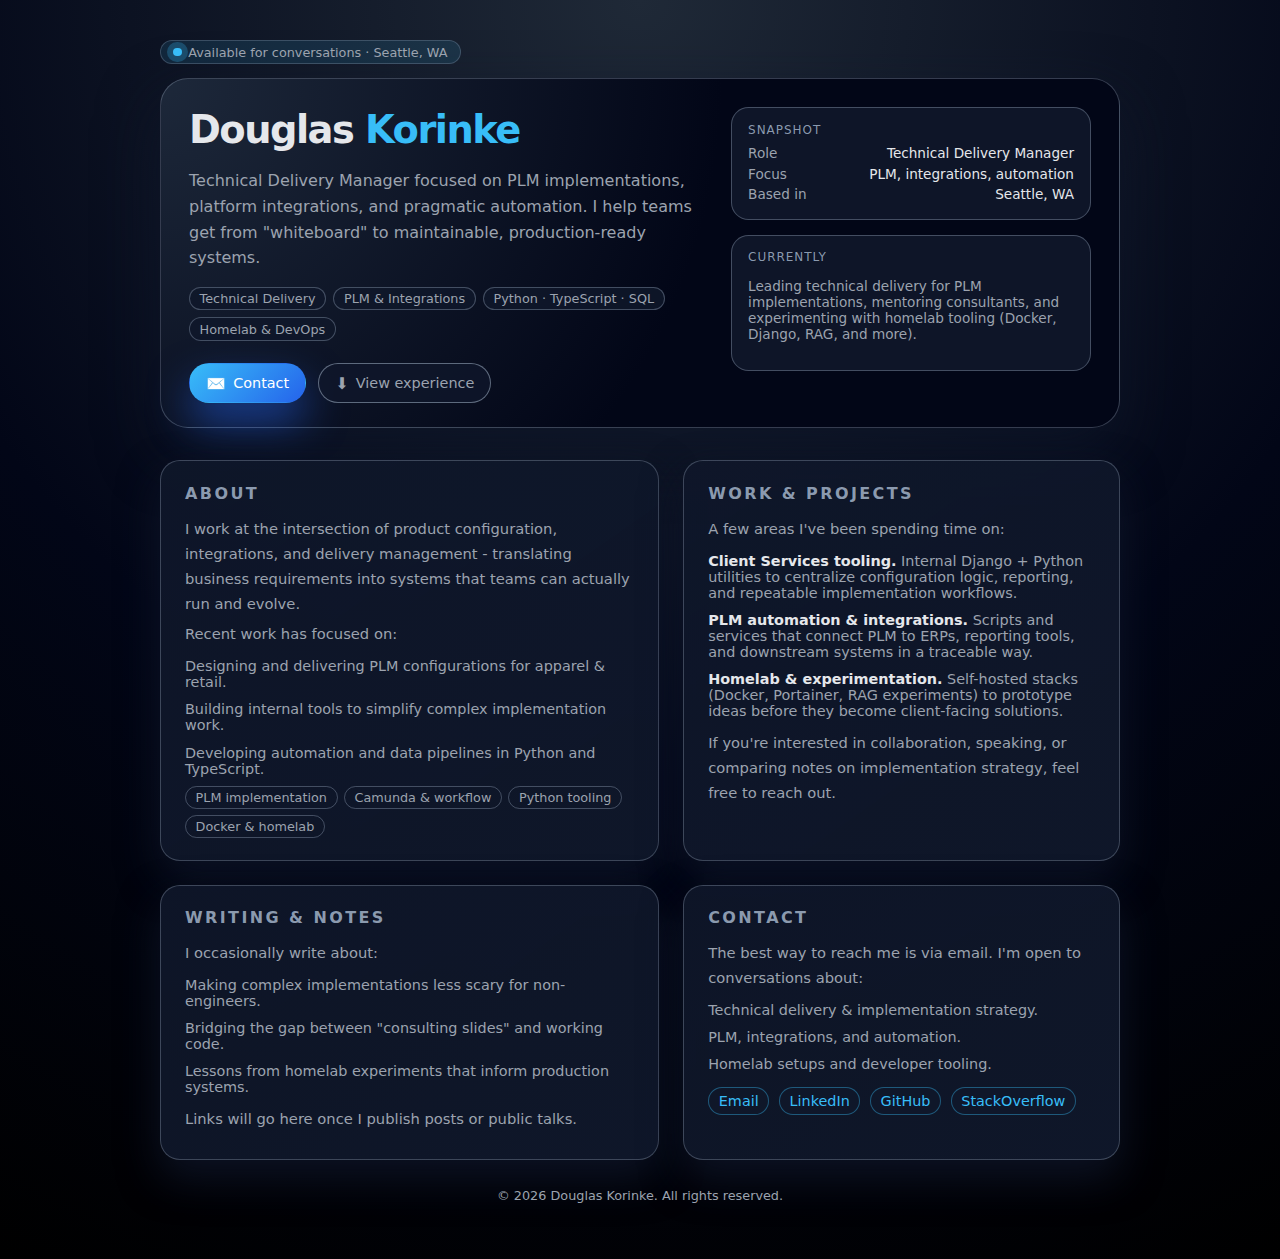
<file: index.html>
<!DOCTYPE html>
<html lang="en">

<head>
  <meta charset="UTF-8" />
  <title>Douglas Korinke</title>
  <meta name="viewport" content="width=device-width, initial-scale=1" />
  <meta name="description"
    content="Douglas Korinke – Technical Delivery Manager, PLM specialist, and homelab tinkerer based in Seattle." />

  <!-- Basic social sharing -->
  <meta property="og:title" content="Douglas Korinke" />
  <meta property="og:description" content="Technical Delivery Manager, PLM specialist, and homelab tinkerer." />
  <meta property="og:type" content="website" />
  <meta property="og:url" content="https://www.douglas-korinke.com/" />

  <style>
    :root {
      color-scheme: light dark;
      --bg: #0f172a;
      --bg-alt: #111827;
      --card-bg: #020617;
      --text: #e5e7eb;
      --muted: #9ca3af;
      --accent: #38bdf8;
      --accent-soft: rgba(56, 189, 248, 0.12);
      --border-subtle: rgba(148, 163, 184, 0.3);
      --shadow-soft: 0 24px 60px rgba(15, 23, 42, 0.75);
      --radius-xl: 1.25rem;
    }

    * {
      box-sizing: border-box;
    }

    body {
      margin: 0;
      font-family: system-ui, -apple-system, BlinkMacSystemFont, "SF Pro Text",
        "Segoe UI", sans-serif;
      background: radial-gradient(circle at top,
          #1f2937 0,
          #020617 55%,
          #000 100%);
      color: var(--text);
      min-height: 100vh;
      display: flex;
      justify-content: center;
      padding: 2.5rem 1.25rem 3.5rem;
    }

    .page {
      width: 100%;
      max-width: 960px;
    }

    header {
      margin-bottom: 2rem;
    }

    .badge {
      display: inline-flex;
      align-items: center;
      gap: 0.4rem;
      padding: 0.22rem 0.75rem;
      border-radius: 999px;
      background: var(--accent-soft);
      border: 1px solid var(--border-subtle);
      font-size: 0.8rem;
      color: var(--muted);
    }

    .badge-dot {
      width: 0.55rem;
      height: 0.55rem;
      border-radius: 999px;
      background: var(--accent);
      box-shadow: 0 0 0 6px rgba(56, 189, 248, 0.25);
    }

    .hero {
      margin-top: 0.9rem;
      padding: 1.75rem 1.75rem 1.5rem;
      border-radius: 1.75rem;
      background: radial-gradient(circle at top left, #1d283a 0, #020617 55%);
      border: 1px solid rgba(148, 163, 184, 0.35);
      box-shadow: var(--shadow-soft);
      display: grid;
      grid-template-columns: minmax(0, 2fr) minmax(0, 1.4fr);
      gap: 1.75rem;
    }

    @media (max-width: 720px) {
      body {
        padding-top: 1.75rem;
      }

      .hero {
        grid-template-columns: minmax(0, 1fr);
      }
    }

    .hero-main h1 {
      font-size: clamp(2.1rem, 3vw, 2.7rem);
      letter-spacing: -0.04em;
      margin: 0 0 0.4rem;
    }

    .hero-main h1 span {
      color: var(--accent);
    }

    .hero-subtitle {
      font-size: 1rem;
      color: var(--muted);
      max-width: 32rem;
      line-height: 1.6;
    }

    .hero-tags {
      margin-top: 0.75rem;
      display: flex;
      flex-wrap: wrap;
      gap: 0.45rem;
      font-size: 0.8rem;
    }

    .hero-tag {
      padding: 0.2rem 0.6rem;
      border-radius: 999px;
      border: 1px solid rgba(148, 163, 184, 0.4);
      color: var(--muted);
      background: rgba(15, 23, 42, 0.85);
    }

    .hero-actions {
      margin-top: 1.4rem;
      display: flex;
      flex-wrap: wrap;
      gap: 0.75rem;
    }

    .btn {
      display: inline-flex;
      align-items: center;
      justify-content: center;
      gap: 0.45rem;
      padding: 0.6rem 1rem;
      border-radius: 999px;
      border: 1px solid transparent;
      font-size: 0.9rem;
      text-decoration: none;
      cursor: pointer;
      transition: transform 0.14s ease-out, box-shadow 0.14s ease-out,
        background 0.14s ease-out, border-color 0.14s ease-out;
      white-space: nowrap;
    }

    .btn-primary {
      background: linear-gradient(135deg, #38bdf8, #2563eb);
      color: white;
      box-shadow: 0 20px 40px rgba(37, 99, 235, 0.55);
    }

    .btn-primary:hover {
      transform: translateY(-1px);
      box-shadow: 0 26px 55px rgba(37, 99, 235, 0.75);
    }

    .btn-ghost {
      background: rgba(15, 23, 42, 0.8);
      border-color: rgba(148, 163, 184, 0.6);
      color: var(--muted);
    }

    .btn-ghost:hover {
      background: rgba(15, 23, 42, 1);
      border-color: var(--accent);
      color: var(--accent);
      transform: translateY(-1px);
    }

    .btn span.icon {
      font-size: 1rem;
    }

    .hero-meta {
      display: flex;
      flex-direction: column;
      gap: 0.9rem;
      font-size: 0.85rem;
      color: var(--muted);
    }

    .hero-meta-block {
      padding: 0.9rem 1rem;
      border-radius: 1.1rem;
      background: rgba(15, 23, 42, 0.9);
      border: 1px solid rgba(148, 163, 184, 0.4);
    }

    .hero-meta-title {
      font-size: 0.75rem;
      letter-spacing: 0.08em;
      text-transform: uppercase;
      color: rgba(148, 163, 184, 0.95);
      margin-bottom: 0.35rem;
    }

    .hero-meta-list {
      list-style: none;
      padding: 0;
      margin: 0;
    }

    .hero-meta-list li {
      display: flex;
      justify-content: space-between;
      gap: 0.75rem;
      padding: 0.15rem 0;
    }

    .hero-meta-label {
      color: var(--muted);
    }

    .hero-meta-value {
      color: var(--text);
      font-weight: 500;
    }

    main {
      margin-top: 1.75rem;
      display: grid;
      grid-template-columns: minmax(0, 1.6fr) minmax(0, 1.4fr);
      gap: 1.5rem;
    }

    @media (max-width: 840px) {
      main {
        grid-template-columns: minmax(0, 1fr);
      }
    }

    section {
      background: linear-gradient(145deg,
          rgba(15, 23, 42, 0.9),
          rgba(15, 23, 42, 0.98));
      border-radius: var(--radius-xl);
      border: 1px solid rgba(148, 163, 184, 0.35);
      box-shadow: 0 18px 40px rgba(15, 23, 42, 0.8);
      padding: 1.4rem 1.5rem 1.35rem;
    }

    section h2 {
      font-size: 1rem;
      letter-spacing: 0.15em;
      text-transform: uppercase;
      color: rgba(148, 163, 184, 0.95);
      margin: 0 0 0.8rem;
    }

    section p {
      margin: 0.35rem 0;
      font-size: 0.92rem;
      color: var(--muted);
      line-height: 1.7;
    }

    .list {
      list-style: none;
      margin: 0.4rem 0 0;
      padding: 0;
      font-size: 0.9rem;
    }

    .list li {
      padding: 0.35rem 0;
      color: var(--muted);
    }

    .list strong {
      color: var(--text);
    }

    .pill-row {
      display: flex;
      flex-wrap: wrap;
      gap: 0.4rem;
      margin-top: 0.25rem;
    }

    .pill {
      font-size: 0.8rem;
      padding: 0.18rem 0.6rem;
      border-radius: 999px;
      border: 1px solid rgba(148, 163, 184, 0.4);
      color: var(--muted);
    }

    .contact-links {
      display: flex;
      flex-wrap: wrap;
      gap: 0.6rem;
      margin-top: 0.6rem;
      font-size: 0.9rem;
    }

    .contact-links a {
      color: var(--accent);
      text-decoration: none;
      padding: 0.3rem 0.6rem;
      border-radius: 999px;
      border: 1px solid rgba(56, 189, 248, 0.4);
      background: rgba(15, 23, 42, 0.9);
      transition: background 0.14s ease-out, transform 0.14s ease-out,
        box-shadow 0.14s ease-out;
    }

    .contact-links a:hover {
      background: rgba(15, 23, 42, 1);
      transform: translateY(-1px);
      box-shadow: 0 18px 30px rgba(8, 47, 73, 0.7);
    }

    footer {
      margin-top: 1.75rem;
      text-align: center;
      font-size: 0.8rem;
      color: var(--muted);
    }

    footer a {
      color: var(--accent);
      text-decoration: none;
    }

    footer a:hover {
      text-decoration: underline;
    }
  </style>
</head>

<body>
  <div class="page">
    <header>
      <div class="badge">
        <span class="badge-dot"></span>
        <span>Available for conversations · Seattle, WA</span>
      </div>
      <div class="hero">
        <div class="hero-main">
          <h1>Douglas <span>Korinke</span></h1>
          <p class="hero-subtitle">
            Technical Delivery Manager focused on PLM implementations,
            platform integrations, and pragmatic automation. I help teams get
            from "whiteboard" to maintainable, production-ready systems.
          </p>
          <div class="hero-tags">
            <span class="hero-tag">Technical Delivery</span>
            <span class="hero-tag">PLM &amp; Integrations</span>
            <span class="hero-tag">Python · TypeScript · SQL</span>
            <span class="hero-tag">Homelab &amp; DevOps</span>
          </div>
          <div class="hero-actions">
            <a href="mailto:douglas@douglas-korinke.com" class="btn btn-primary">
              <span class="icon">✉️</span>
              <span>Contact</span>
            </a>
            <a href="#work" class="btn btn-ghost">
              <span class="icon">⬇</span>
              <span>View experience</span>
            </a>
          </div>
        </div>
        <aside class="hero-meta">
          <div class="hero-meta-block">
            <div class="hero-meta-title">Snapshot</div>
            <ul class="hero-meta-list">
              <li>
                <span class="hero-meta-label">Role</span>
                <span class="hero-meta-value">Technical Delivery Manager</span>
              </li>
              <li>
                <span class="hero-meta-label">Focus</span>
                <span class="hero-meta-value">PLM, integrations, automation</span>
              </li>
              <li>
                <span class="hero-meta-label">Based in</span>
                <span class="hero-meta-value">Seattle, WA</span>
              </li>
            </ul>
          </div>
          <div class="hero-meta-block">
            <div class="hero-meta-title">Currently</div>
            <p>
              Leading technical delivery for PLM implementations, mentoring
              consultants, and experimenting with homelab tooling (Docker,
              Django, RAG, and more).
            </p>
          </div>
        </aside>
      </div>
    </header>

    <main>
      <section id="about">
        <h2>About</h2>
        <p>
          I work at the intersection of product configuration, integrations,
          and delivery management - translating business requirements into
          systems that teams can actually run and evolve.
        </p>
        <p>Recent work has focused on:</p>
        <ul class="list">
          <li>
            Designing and delivering PLM configurations for apparel &amp;
            retail.
          </li>
          <li>
            Building internal tools to simplify complex implementation work.
          </li>
          <li>
            Developing automation and data pipelines in Python and TypeScript.
          </li>
        </ul>
        <div class="pill-row">
          <span class="pill">PLM implementation</span>
          <span class="pill">Camunda &amp; workflow</span>
          <span class="pill">Python tooling</span>
          <span class="pill">Docker &amp; homelab</span>
        </div>
      </section>

      <section id="work">
        <h2>Work &amp; Projects</h2>
        <p>A few areas I've been spending time on:</p>
        <ul class="list">
          <li>
            <strong>Client Services tooling.</strong>
            Internal Django + Python utilities to centralize configuration
            logic, reporting, and repeatable implementation workflows.
          </li>
          <li>
            <strong>PLM automation &amp; integrations.</strong>
            Scripts and services that connect PLM to ERPs, reporting tools,
            and downstream systems in a traceable way.
          </li>
          <li>
            <strong>Homelab &amp; experimentation.</strong>
            Self-hosted stacks (Docker, Portainer, RAG experiments) to
            prototype ideas before they become client-facing solutions.
          </li>
        </ul>
        <p>
          If you're interested in collaboration, speaking, or comparing notes
          on implementation strategy, feel free to reach out.
        </p>
      </section>

      <section id="writing">
        <h2>Writing &amp; Notes</h2>
        <p>I occasionally write about:</p>
        <ul class="list">
          <li>
            Making complex implementations less scary for non-engineers.
          </li>
          <li>
            Bridging the gap between "consulting slides" and working code.
          </li>
          <li>
            Lessons from homelab experiments that inform production systems.
          </li>
        </ul>
        <p>Links will go here once I publish posts or public talks.</p>
      </section>

      <section id="contact">
        <h2>Contact</h2>
        <p>
          The best way to reach me is via email. I'm open to conversations
          about:
        </p>
        <ul class="list">
          <li>Technical delivery &amp; implementation strategy.</li>
          <li>PLM, integrations, and automation.</li>
          <li>Homelab setups and developer tooling.</li>
        </ul>
        <div class="contact-links">
          <a href="mailto:douglas@douglas-korinke.com">Email</a>
          <a href="https://www.linkedin.com/in/douglaskorinke/" target="_blank" rel="noreferrer">LinkedIn</a>
          <a href="https://github.com/douglas-korinke" target="_blank" rel="noreferrer">GitHub</a>
          <a href="https://stackoverflow.com/users/3850869/douglas-korinke" target="_blank"
            rel="noreferrer">StackOverflow</a>
        </div>
      </section>
    </main>

    <footer>
      <div>
        © <span id="year"></span> Douglas Korinke. All rights reserved.
      </div>
    </footer>
  </div>

  <script>
    // Keep the year current
    document.getElementById("year").textContent = new Date().getFullYear();
  </script>
</body>

</html>
</file>
